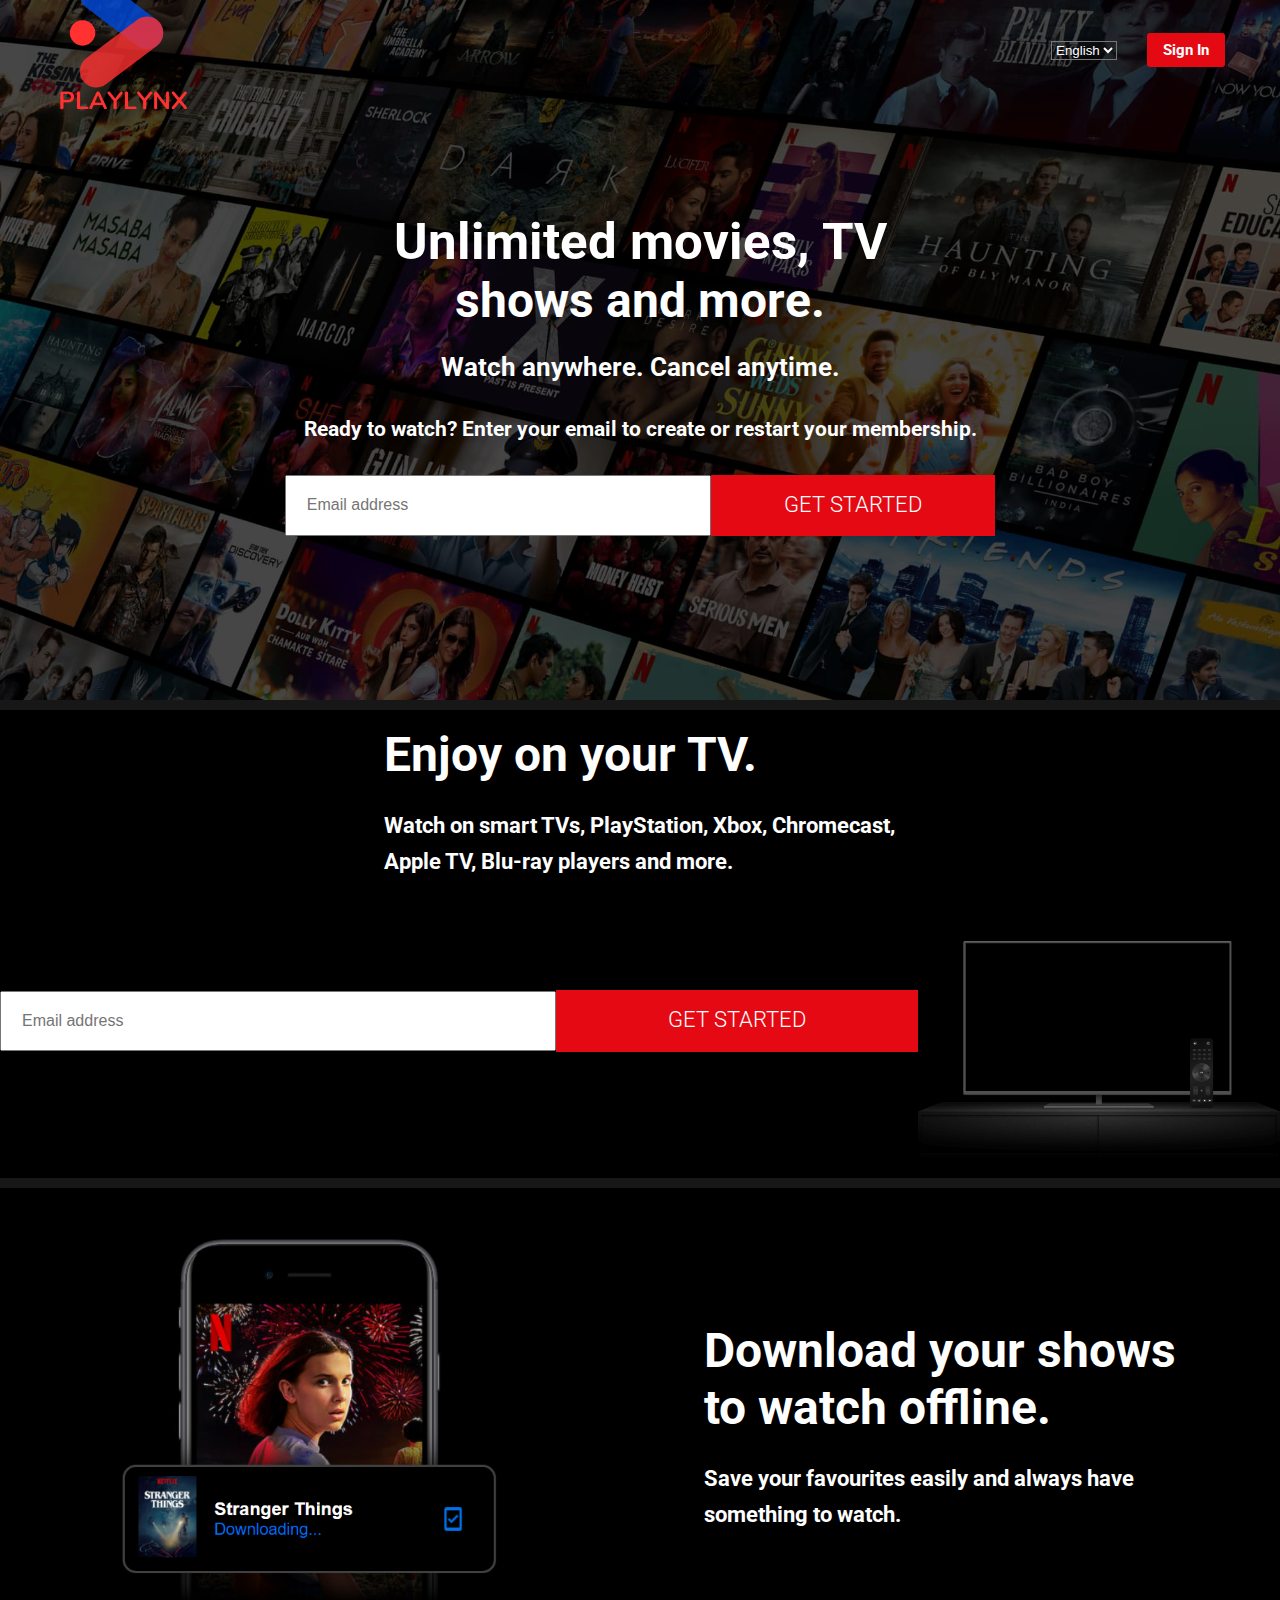
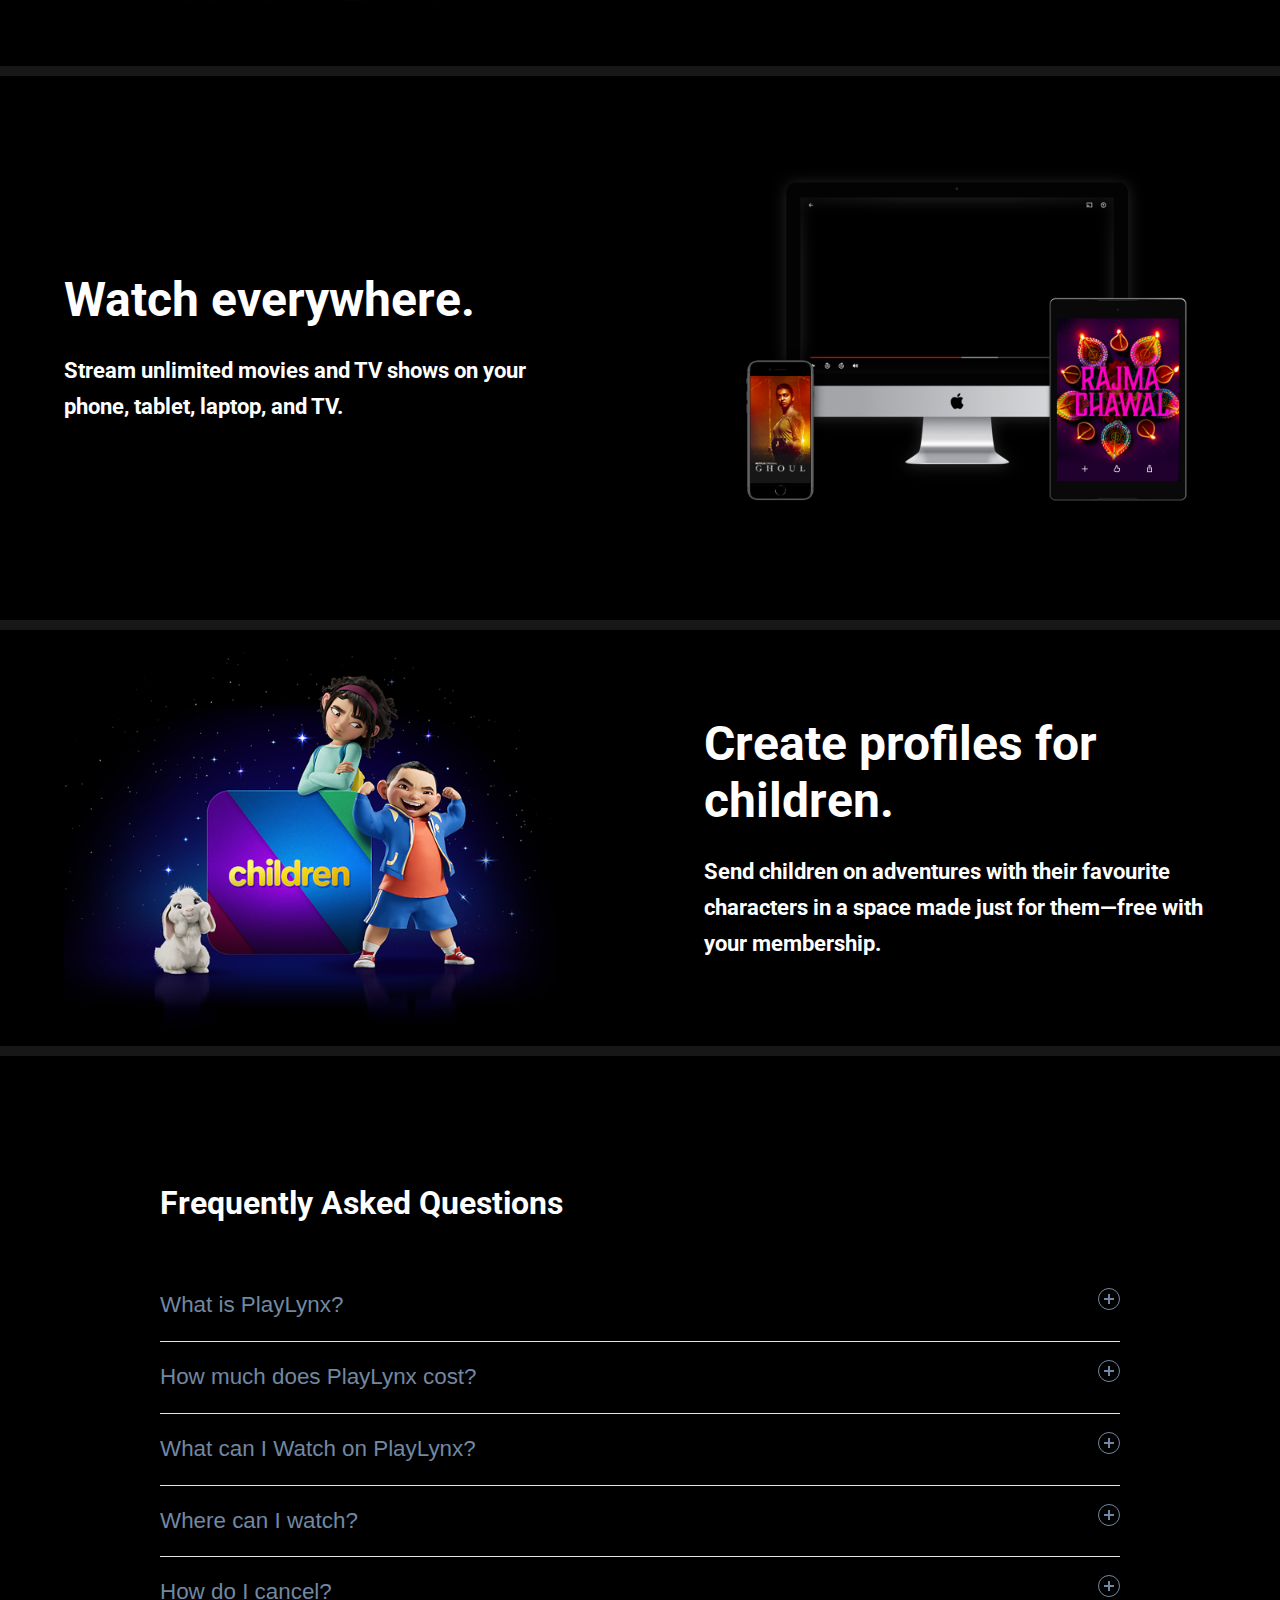
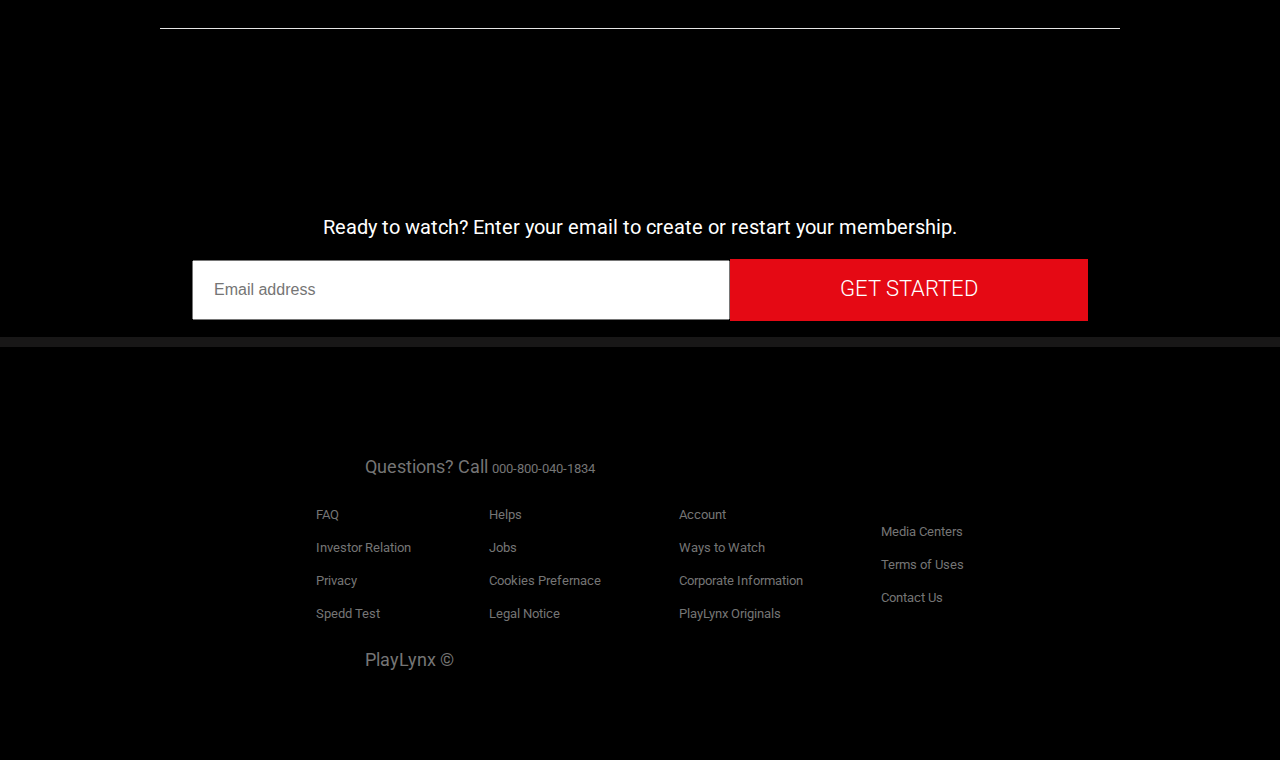
<file: index.html>
<!DOCTYPE html>
<html lang="en">
  <head>
    <meta charset="UTF-8" />
    <meta name="viewport" content="width=device-width, initial-scale=1.0" />
    <title>PLAYLYNX</title>
    <link rel="stylesheet" href="css/style.css" />
    <link rel="shortcut icon" href="assets/6.png" type="image/x-icon" />

    <link
      rel="stylesheet"
      href="https://pro.fontawesome.com/releases/v5.10.0/css/all.css"
    />
    <link
      rel="stylesheet"
      href="https://cdnjs.cloudflare.com/ajax/libs/font-awesome/4.7.0/css/font-awesome.min.css"
    />
  </head>

  <body>
    <header>
     <span></span>
    <div class="container">
      <nav class="navbar navbar-expand-lg navbar-dark fixed-top">
        <div class="logo flex">
          <a href="./index.html">
            <img
              src="./assets/8.png"
              alt="netflix-logo"
          /></a>
        </div>
        <div class="signin flex">
            <select class="lang-select" name="lang" id="lang">
              <option value="english">English</option>

            </select>
          <a href="./signin.html" id="sign-in-btn" class="btn">Sign In</a>
        </div>
      </nav>
      <div class="arrow-btn" id="myDIV">
        <a href="#"><span class="fas fa-angle-up"></span></a>
      </div>
      <div class="main-text flex">
        <div class="sec-1">
          <h1 id="main-text-h1">Unlimited movies, TV</h1>
          <h2 id="main-text-h2">shows and more.</h2>
          <h4 id="main-text-h4">Watch anywhere. Cancel anytime.</h4>
          <h5 id="main-text-h5">
            Ready to watch? Enter your email to create or restart your
            membership.
          </h5>
        </div>
        <div class="email-input flex">
          <input type="email" placeholder="Email address" /><a
            href=""
            class="btn"
            id="email-btn"
            >Get started</a
          >
        </div>
      </div>
    </div>
    <section class="sec-2 flex">
      <div class="enjoy-text flex">
        <h1 id="sec-2-h1">Enjoy on your TV.</h1>
        <h4 id="sec-2-h4">
          Watch on smart TVs, PlayStation, Xbox, Chromecast, Apple TV, Blu-ray
          players and more.
        </h4>
      </div>
      <div class="email-input flex">
        <input type="email" placeholder="Email address" /><a href="signup.html" class="btn">Get started</a>
      <div class="img" style="width: 40%">
        <img src="assets/tv.png" alt="" />
      </div>
      <video auotplay playsinline mute loop>
        <source
          src="https://assets.nflxext.com/ffe/siteui/acquisition/ourStory/fuji/desktop/video-tv-in-0819.m4v"
          type="video/mp4"
        />
      </video>
    </section>
    <section class="sec-3 flex">
      <div class="download-text flex">
        <h1 id="sec-3-h1">Download your shows to watch offline.</h1>
        <h4 id="sec-3-h4"">Save your favourites easily and always have something to watch.</h4>
      </div>
      <div class="img flex">
        <img src="assets/Capture123.PNG" alt="" />
      </div>
    </section>

    <section class="sec-3 flex sec-4">
      <div class="download-text flex">
        <h1 id="sec-4-h1">Watch everywhere.</h1>
        <h4 id="sec-4-h4">
          Stream unlimited movies and TV shows on your phone, tablet, laptop,
          and TV.
        </h4>
      </div>
      <div class="img flex">
        <img src="assets/device-pile-in.png" alt="" />
      </div>
      <video auotplay playsinline mute loop>
        <source
          src="https://assets.nflxext.com/ffe/siteui/acquisition/ourStory/fuji/desktop/video-devices-in.m4v"
          type="video/mp4"
        />
      </video>
    </section>
    <section class="sec-3 flex">
      <div class="download-text flex">
        <h1 id="download-text-h1">Create profiles for children.</h1>
        <h4 id="download-text-h4"> 
          Send children on adventures with their favourite characters in a space
          made just for them—free with your membership.
        </h4>
      </div>
      <div class="img flex">
        <img src="assets/children.png" alt="" />
      </div>
    </section>

    <section class="sec-5">
      <div class="container1">
        <h1 id="sec-5-h1">Frequently Asked Questions</h1>
        <div class="accordion">
          <div class="accordion-item">
            <button id="accordion-button-1" aria-expanded="false">
              <span id="sec-5-span-1" class="accordion-title">What is PlayLynx?</span>
              <span class="icon" aria-hidden="true"></span>
            </button>
            <div class="accordion-content">
              <p id="sec-5-p-1">
                PlayLynx is a streaming service that offers a wide variety of
                award-winning TV shows, movies, anime, documentaries and more –
                on thousands of internet-connected devices.<br />

                You can watch as much as you want, whenever you want, without a
                single ad – all for free. There's always
                something new to discover, and new TV shows and movies are added
                every week!
              </p>
            </div>
          </div>
          <div class="accordion-item">
            <button id="accordion-button-2" aria-expanded="false">
              <span id="sec-5-span-2"class="accordion-title">How much does PlayLynx cost?</span>
              <span class="icon" aria-hidden="true"></span>
            </button>
            <div class="accordion-content">
              <p id="sec-5-p-2"> 
                Watch PlayLynx on your smartphone, tablet, Smart TV, laptop, or
                streaming device, all for free. 
              </p>
            </div>
          </div>
          <div class="accordion-item">
            <button id="accordion-button-3" aria-expanded="false">
              <span id="sec-5-span-3" class="accordion-title">What can I Watch on PlayLynx?</span>
              <span class="icon" aria-hidden="true"></span>
            </button>
            <div class="accordion-content">
              <p id="sec-5-p-3">
                PlayLynx has an extensive library of feature films,
                documentaries,TV, shows, anime, award-winning PlayLynx originals,
                and more. Watch as much as you want, anytime you want.
              </p>
            </div>
          </div>
          <div class="accordion-item">
            <button id="accordion-button-4" aria-expanded="false">
              <span id="sec-5-span-4" class="accordion-title">Where can I watch?</span>
              <span class="icon" aria-hidden="true"></span>
            </button>
            <div class="accordion-content">
              <p id="sec-5-p-4">
                Watch anywhere, anytime, on an unlimited number of devices. Sign
                in with your PlayLynx account to watch instantly on the web at
                netflix.com from your personal computer or on any
                internet-connected device that offers the PlayLynx app, including
                smart TVs, smartphones, tablets, streaming media players and
                game consoles. You can also download your favourite shows with
                the iOS, Android, or Windows 10 app. Use downloads to watch
                while you're on the go and without an internet connection. Take
                PlayLynx with you anywhere.
              </p>
            </div>
          </div>
          <div class="accordion-item">
            <button id="accordion-button-5" aria-expanded="false">
              <span id="sec-5-span-5" class="accordion-title">How do I cancel?</span>
              <span class="icon" aria-hidden="true"></span>
            </button>
            <div class="accordion-content">
              <p id="sec-5-p-5">
                PlayLynx is flexible. There are no annoying contracts and no
                commitments. You can easily cancel your account online in two
                clicks. There are no cancellation fees – start or stop your
                account anytime.
              </p>
            </div>
          </div>
        </div>
      </div>
      <div class="text flex">
        <p id="text-p1" style="font-size: 20px">
          Ready to watch? Enter your email to create or restart your membership.
        </p>
        <div class="email-input flex">
          <input type="email" placeholder="Email address" /><a
            href="/signUp.html"
            class="btn"
            id="email-btn-2"
            >Get started</a
          >
        </div>
      </div>
    </section>

    <footer class="flex">
      <div class="div flex">
        <p id="footer-p">Questions? Call <a href="tel:tel:000-8">000-800-040-1834</a></p>
      </div>
      <div class="all-items flex">
        <div class="ul-1 flex">
          <ul>
            <li><a id="ul-1-a1" href="#faqs">FAQ</a></li>
            <li><a id="ul-1-a2" href="">Investor Relation</a></li>
            <li><a id="ul-1-a3" href="">Privacy</a></li>
            <li><a id="ul-1-a4" href="">Spedd Test</a></li>
          </ul>
          <ul>
            <li><a id="ul-1-a5" href="">Helps</a></li>
            <li><a id="ul-1-a6" href="">Jobs</a></li>
            <li><a id="ul-1-a7" href="">Cookies Prefernace</a></li>
            <li><a id="ul-1-a8"">Legal Notice</a></li>
          </ul>
        </div>
        <div class="ul-2 flex">
          <ul>
            <li><a id="ul-2-a1" href="">Account</a></li>
            <li><a id="ul-2-a2" href="">Ways to Watch</a></li>
            <li><a id="ul-2-a3" href="">Corporate Information</a></li>
            <li><a id="ul-2-a4" href="">PlayLynx Originals</a></li>
          </ul>
          <ul>
            <li><a id="ul-2-a5" href="">Media Centers</a></li>
            <li><a id="ul-2-a6" href="">Terms of Uses</a></li>
            <li><a id="ul-2-a7" href="">Contact Us</a></li>
          </ul>
        </div>
      </div>
      <div class="india flex">
        <p id="india">PlayLynx &copy;</p>
      </div>
    </footer>
    <script src="js/index.js"></script>
    <script src="js/localization.js"></script>
  </body>
</html>
</file>
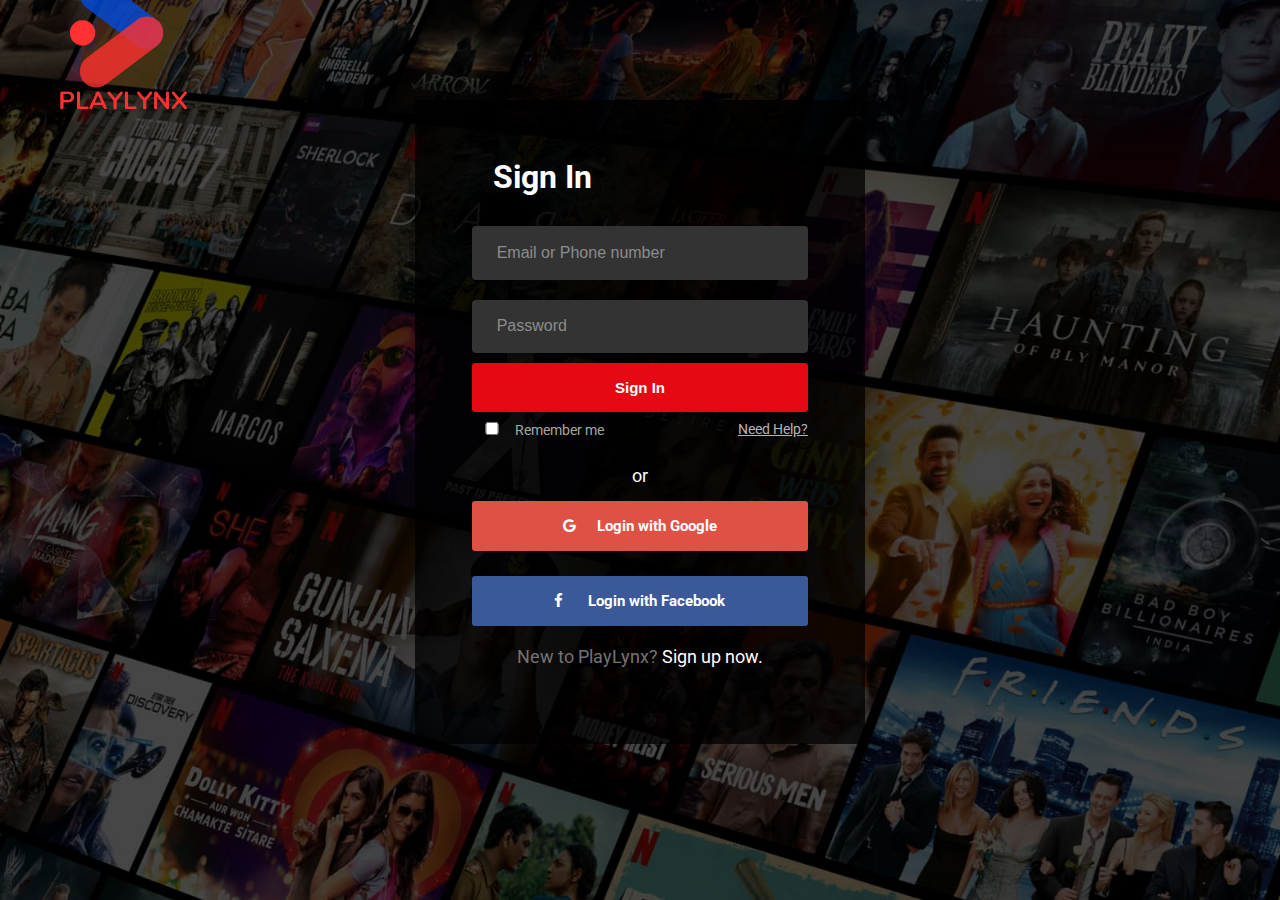
<file: signin.html>
<!DOCTYPE html>
<html lang="en">

<head>
  <meta charset="UTF-8" />
  <meta name="viewport" content="width=device-width, initial-scale=1.0" />
  <title>PlayLynx</title>
  <link rel="stylesheet" href="css/style.css" />
  <link rel="shortcut icon" href="assets/6.png" type="image/x-icon" />
  <link rel="stylesheet" href="https://pro.fontawesome.com/releases/v5.10.0/css/all.css" />
  <link rel="stylesheet" href="https://use.fontawesome.com/releases/v5.12.1/css/all.css" crossorigin="anonymous">
  <link rel="stylesheet" href="https://cdnjs.cloudflare.com/ajax/libs/font-awesome/4.7.0/css/font-awesome.min.css">
  <style>
    @media (max-width: 718px) {
      .container {
        background-image: none;
        background: black;
      }
    }
  </style>
</head>

<body>
  <div class="container" style="height: 100vh; color: #fff">
    <nav class="navbar">
      <div class="logo flex">
        <a href="./index.html"><img src="./assets/8.png"
            alt="netflix-logo" /></a>
      </div>
      <div class="signup flex"></div>
    </nav>

    <div class="from flex">
      <form action="./gallery.html" class="flex">
        <h1>Sign In</h1>
        <input type="email" name="email" placeholder="Email or Phone number" />
        <input type="password" name="password" placeholder="Password" />

        <button  class="btn">Sign In</button>
        <div class="else flex">
          <div class="in">
            <input type="checkbox" name="" id="check" style="width: 20px" />
            <span>Remember me</span>
          </div>
          <div class="help">
            <a href="#">Need Help?</a>
          </div>


        </div>

        <p>or</p>

        <div class="social-login">
          <div class="social-1">
            <a href="#" class="fb btn">
              <i class="fa fa-google fa-fw"></i> Login with Google
            </a>
          </div>

          <div class="social-inside social-2">
            <a href="#" class="fb btn ">
              <i class="fa fa-facebook fa-fw"></i> Login with Facebook
            </a>
          


          </div>
          <!-- <div class="sign-up-div"> -->
          <p class="sign-up-para">New to PlayLynx? <a class="signup-link" href="index.html">Sign up now.</a></p>
          <!-- </div> -->

      </form>

    </div>
  </div>
</body>

</html>
</file>
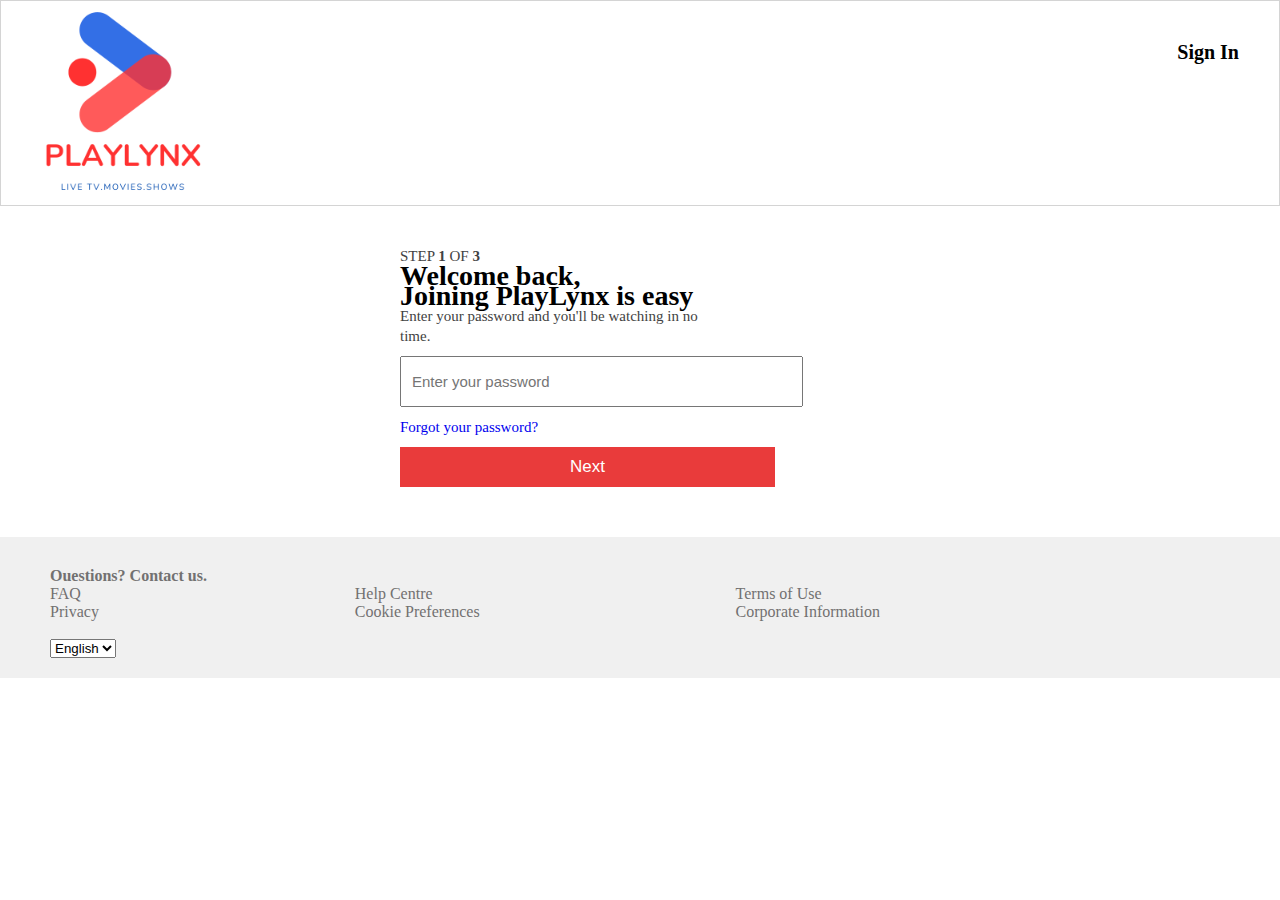
<file: signUp.html>
<!DOCTYPE html>
<html lang="en">

<head>
    <meta charset="UTF-8">
    <meta http-equiv="X-UA-Compatible" content="IE=edge">
    <meta name="viewport" content="width=device-width, initial-scale=1.0">
    <title>PlayLynx | Sign up</title>
    <!-- <link rel="stylesheet" href="css/style.css" /> -->
    <link rel="shortcut icon" href="assets/6.png" type="image/x-icon" />
    <!-- CSS only -->
    <link href="https://cdn.jsdelivr.net/npm/bootstrap@5.1.1/dist/css/bootstrap.min.css" rel="stylesheet"
        integrity="sha384-F3w7mX95PdgyTmZZMECAngseQB83DfGTowi0iMjiWaeVhAn4FJkqJByhZMI3AhiU" crossorigin="anonymous">
    <link rel="stylesheet" href="https://pro.fontawesome.com/releases/v5.10.0/css/all.css" />
    <link rel="stylesheet" href="https://use.fontawesome.com/releases/v5.12.1/css/all.css" crossorigin="anonymous">
    <link rel="stylesheet" href="https://cdnjs.cloudflare.com/ajax/libs/font-awesome/4.7.0/css/font-awesome.min.css">
    <style>
        * {
            margin: 0px;
            padding: 0px;
        }

        nav {
            border: .5px solid rgba(128, 128, 128, 0.336);
        }

        nav .navLogo {
            display: flex;
            justify-content: space-between;
        }

        nav .navLogo img {
            width: 200px;
            padding-left: 20px;
        }

        nav .navLogo #sign {
            padding-right: 40px;
            padding-top: 40px;
        }

        nav .navLogo #sign a {
            color: black;
            text-decoration: none;
            font-size: 20px;
            font-weight: bold;
        }

        .main {
            padding: 40px 100px 40px 400px;
            line-height: 20px;
            font-size: 15px;
        }

        .main p h1 {
            font-size: 17px;
            color: rgb(66, 66, 66);
        }

        .main p {
            /* line-height: 20px; */
            color: rgb(66, 66, 66);
        }

        .main a {
            font-size: 15px;
            text-decoration: none;
        }

        .main input {
            font-size: 15px;
            text-align: left;
            padding: 15px 190px 15px 10px;
            margin: 10px 0px 10px 0px;
        }

        .main #button button {
            font-size: 17px;
            padding: 10px 170px 10px 170px;
            margin: 10px 0px 10px 0px;
            background-color: rgb(233, 59, 59);
            border: none;
            color: white;
        }

        .main a:hover {
            text-decoration: underline;
        }

        .main #button button:hover {
            background-color: rgb(252, 0, 0);
            cursor: pointer;
        }

        footer {
            background-color: rgb(240, 240, 240);
            padding: 30px 0px 20px 50px;
        }

        footer .main-footer {
            display: flex;
            justify-content: space-between;
            padding-right: 400px;
        }

        footer h4 {
            color: rgb(114, 113, 113);
        }

        footer .main-footer a {
            text-decoration: none;
            color: rgb(114, 113, 113);
        }

        footer #language {
            padding-right: 1100px;
        }

        nav .navLogo #sign:hover {
            text-decoration: underline;
        }

        @media (max-width: 718px) {
            .main {
                padding: 40px 100px 40px 100px;
            }

            footer .main-footer {
                padding-right: 30px;
            }

            footer #language {
                padding-right: 400px;
            }
        }
    </style>
</head>

<body>
    <nav>
        <div class="navLogo">
            <div>
                <img src="./assets/4.png" alt="">
            </div>
            <div id="sign">
                <a href="signin.html">Sign In</a>
            </div>
        </div>
    </nav>

    <section>
        <div class="main">
            <p>STEP <b>1</b> OF <b>3</b></p>
            <p><b>
                    <h1 style="font-size: 28px;">Welcome back,<br>Joining PlayLynx is easy</h1>
                </b></p>
            <p>Enter your password and you'll be watching in no <br>time.</p>
            <input type="password" name="password" id="password" placeholder="Enter your password">
            <br>
            <a href="#">Forgot your password?</a>
            <br>
            <a id="button" href="#"><button>Next</button></a>
        </div>
    </section>

    <footer>
        <h4>Ouestions? Contact us.</h4>
        <div class="main-footer">
            <div>
                <a href="#">FAQ</a>
                <br>
                <a href="#">Privacy</a>
            </div>
            <div>
                <a href="#">Help Centre</a>
                <br>
                <a href="#">Cookie Preferences</a>
            </div>
            <div>
                <a href="#">Terms of Use</a>
                <br>
                <a href="#">Corporate Information</a>
            </div>
        </div>
        <br>
        <div id="language">
            <select class="form-select" id="select">
                <option selected>English</option>
            </select>
        </div>
    </footer>

    <!-- JavaScript Bundle with Popper -->
    <script src="https://cdn.jsdelivr.net/npm/bootstrap@5.1.1/dist/js/bootstrap.bundle.min.js"
        integrity="sha384-/bQdsTh/da6pkI1MST/rWKFNjaCP5gBSY4sEBT38Q/9RBh9AH40zEOg7Hlq2THRZ"
        crossorigin="anonymous"></script>
</body>

</html>
</file>
<file: css/style.css>
@import url("https://fonts.googleapis.com/css2?family=Roboto&display=swap");
* {
  padding: 0;
  margin: 0;
  box-sizing: border-box;
}
html {
  scroll-behavior: smooth;
}
body {
  font-family: "Roboto", sans-serif;
  background: #181717;
}
.flex {
  display: flex;
  align-items: center;
  justify-content: center;
}
.container {
  background: rgba(0, 0, 0, 0.637) url(../assets/netflex-bg.jpg);
  height: 700px;
  width: 100%;
  background-blend-mode: screen;
  background-position: center;
  background-size: cover;
  background-blend-mode: darken;
}
.navbar {
  display: flex;
  padding: 1rem 0;
  height: 100px;
}
.signin {
  justify-content: flex-end;
  margin-right: 55px;
  width: 50%;
}
.logo {
  width: 50%;
  justify-content: flex-start;
  padding: 0 3rem;
}

.btn {
  background: #e50914;
  color: #fff;
  font-size: 15px;
  font-weight: 700;
  padding: 0.5rem 1rem;
  text-decoration: none;
  justify-self: flex-end;
  text-align: center;
  border-radius: 3px;
  cursor: pointer;
}
.navbar img {
  width: 150px;
  height: 76%;
}
.main-text {
  width: 60%;
  margin: auto;
  color: #fff;
  padding: 1.8rem;
  flex-direction: column;
  margin-top: 3rem;
}
.sec-1 {
  text-align: center;
  font-size: 1.6rem;
  padding: 2rem 0;
  line-height: 1.3;
}
.sec-1 h2 {
  font-size: 3rem;
  line-height: 1.1;
}
.sec-1 h4 {
  margin-top: 1.4rem;
}
.sec-1 h5 {
  margin-top: 2rem;
  font-size: 1.3rem;
}
.email-input {
  width: 100%;
}
.email-input input {
  width: 60%;
  padding: 1.3rem 20px;
}
.email-input input::placeholder {
  font-size: 16px;
}
.email-input .btn {
  width: 40% !important;
  border-radius: 0;
  display: inline-block;
  padding: 1rem 0;
  padding-bottom: 1.2rem;
  font-size: 1.4rem;
  text-transform: uppercase;
  font-weight: 302;
  text-align: center;
}
.sec-2 {
  background: black;
  margin-top: 10px;
  width: 100%;
  flex-wrap: wrap;
}
.sec-2 .enjoy-text,
.sec-3 .download-text {
  width: 50%;
  color: #fff;
  flex-direction: column;
}
.enjoy-text h1,
.enjoy-text h4 {
  font-size: 3rem;
  width: 80%;
}
.download-text h1,
.download-text h4 {
  font-size: 3rem;
  width: 80%;
}
.enjoy-text h4,
.download-text h4 {
  font-size: 1.4rem;
  line-height: 1.6;
  margin-top: 25px;
}
.sec-2 .img,
.sec-3 .img {
  width: 50%;
}
.sec-2 img {
  position: relative;
  width: 100%;
  height: 100%;
  z-index: 1;
  margin-top:2%;
}
.sec-2 video {
  width: 30%;
  position: absolute;
  right: 10%;
  z-index: 0;
}
.sec-3 .img img {
  width: 80%;
  height: 80%;
  position: relative;
  z-index: 1;
}
.sec-3,
.sec-4 {
  width: 100%;
  margin-top: 10px;
  background: black;
  flex-direction: row-reverse;
}
.sec-3 video {
  width: 25%;
  position: absolute;
  right: 13%;
  z-index: 0;
  margin-top:-6%;
}
.sec-4 {
  flex-direction: row;
  color: #fff;
}
.sec-4 .img {
  padding: 5% 0;
}
section {
  padding: 1rem 0;
}
/*FAQ section*/
.sec-5 {
  width: 100%;
  background: black;
  margin-top: 10px;
  color: white;
}
.sec-5 h1 {
  padding-top: 5%;
  padding-bottom: 5%;
}
.container1 {
  margin: auto;
  padding: 4rem;
  max-width: 68rem;
}

.accordion .accordion-item {
  border-bottom: 1px solid #e5e5e5;
}

.accordion .accordion-item button[aria-expanded="true"] {
  border-bottom: 1px solid #03b5d2;
}

.accordion button {
  position: relative;
  display: block;
  text-align: left;
  width: 100%;
  padding: 1em 0;
  color: #7288a2;
  font-size: 1.4rem;
  font-weight: 400;
  border: none;
  background: none;
  outline: none;
}

.accordion button:hover,
.accordion button:focus {
  cursor: pointer;
  color: #03b5d2;
}

.accordion button:hover::after,
.accordion button:focus::after {
  cursor: pointer;
  color: #03b5d2;
  border: 1px solid #03b5d2;
}

.accordion button .accordion-title {
  padding: 1em 1.5em 1em 0;
}

.accordion button .icon {
  display: inline-block;
  position: absolute;
  top: 18px;
  right: 0;
  width: 22px;
  height: 22px;
  border: 1px solid;
  border-radius: 22px;
}

.accordion button .icon::before {
  display: block;
  position: absolute;
  content: "";
  top: 9px;
  left: 5px;
  width: 10px;
  height: 2px;
  background: currentColor;
}
.accordion button .icon::after {
  display: block;
  position: absolute;
  content: "";
  top: 5px;
  left: 9px;
  width: 2px;
  height: 10px;
  background: currentColor;
}

.accordion button[aria-expanded="true"] {
  color: #03b5d2;
}
.accordion button[aria-expanded="true"] .icon::after {
  width: 0;
}
.accordion button[aria-expanded="true"] + .accordion-content {
  opacity: 1;
  max-height: 50em;
  transition: all 200ms linear;
  will-change: opacity, max-height;
}
.accordion .accordion-content {
  width: 100%;
  line-height: 2.2rem;
  opacity: 0;
  max-height: 0;
  overflow: hidden;
  transition: opacity 200ms linear, max-height 200ms linear;
  will-change: opacity, max-height;
}
.accordion .accordion-content p {
  font-size: 1.4rem;
  padding-bottom: 1rem;
  font-weight: 500;
  margin: 2rem 0rem;
}

.text {
  flex-direction: column;
  margin-top: 8%;
  width: 100%;
  text-align: center;
}
.text .email-input {
  width: 70%;
  margin-top: 20px;
}
footer {
  margin-top: 10px;
  background: black;
  padding: 7% 7%;
  color: #757575;
  flex-direction: column;
}
footer .div {
  margin-bottom: 20px;
  width: 100%;
}
.div p {
  padding-left: 25%;
  flex-wrap: wrap;
  width: 100%;
}

.all-items {
  align-items: flex-start !important;
}
footer ul {
  list-style: none;
  margin: 0 2rem;
}
footer ul li {
  padding: 7px;
}
footer a {
  text-decoration: none;
  color: #757575;
  font-size: 13px;
}
footer a:hover {
  border-bottom: 1px solid #757575;
}
.india {
  padding-left: 20%;
  width: 90%;
  align-items: flex-start !important;
}
.india p {
  width: 100%;
}

/* login page */

.from {
  width: 450px;
  margin: auto;
  background: rgba(0, 0, 0, 0.75);
  padding: 3%;
  padding-bottom: 6%;
}
.from form {
  width: 100%;
  flex-direction: column;
}
.from input {
  background: #333;
  width: 90%;
  padding: 1.2rem 0.6rem;
  border-radius: 4px;
  margin: 10px;
  outline: none;
  border: none;
}
.from input::placeholder {
  font-size: 16px;
  color: #8c8c8c;
  padding-left: 15px;
}
.from h1 {
  padding: 20px 0;
  align-self: flex-start;
  padding-left: 40px;
}
.from .btn {
  border: none;
  width: 90%;
  margin-top: 30px;
  padding: 1rem 0;
  display: block;
  margin: auto;
}
.else {
  width: 90%;
  font-size: 14px;
  color: rgb(167, 167, 167);
}
.else .in {
  width: 50%;
  text-align: start;
}
.in input {
  background: #737373 !important;
}
.help {
  width: 50%;
  text-align: end;
  cursor: pointer;
}

.help a {
  cursor: pointer;
  color: #b3b3b3;
}
p {
  margin-top: 20px;
  font-size: large;
}

i {
  padding-right: 30px;
}

.social-login {
  width: 100%;
  margin-top: 4%;
}

.social-1 .btn {
  background: #de5246;
}

.social-2 .btn {
  background: #3b5998;
}

.social-3 .btn {
  background: #00acee;
}

.social-inside {
  margin-top: 25px;
}

@media (max-width: 916px) {
  .container {
    height: auto;
  }
  .main-text {
    width: 70%;
  }
  .sec-2,
  .sec-3 {
    flex-direction: column;
  }
  .sec-2 .enjoy-text,
  .sec-3 .download-text {
    width: 100%;
  }
  .enjoy-text h1,
  .enjoy-text h4 {
    width: 90%;
    text-align: center;
    padding-top: 3rem;
  }
  .download-text h1,
  .download-text h4 {
    width: 90%;
    text-align: center;
    padding-top: 3rem;
  }
  .enjoy-text h4,
  .download-text h4 {
    padding-top: 0;
    margin-top: 15px;
  }
  .sec-2 .img {
    width: 100%;
    display: flex;
    align-items: center;
    justify-content: center;
  }
  .sec-2 .img img {
    width: 70%;
    height: 70%;
  }
  .sec-3 .img img {
    width: 100%;
    height: 100%;
  }
}
@media (max-width: 718px) {
  .from {
    width: 100%;
    background: black;
  }
  .from input {
    width: 95%;
  }
  .from .btn {
    width: 95%;
  }
  .from h1 {
    padding-left: 20px;
  }
  .else {
    width: 95%;
  }
}
@media (max-width: 247px) and (min-width: 200px) {
  html {
    font-size: 20%;
  }
}
@media (max-width: 200px) and (min-width: 55px) {
  html {
    font-size: 5%;
  }
}
@media (max-width: 525px) {
  .main-text {
    width: 100%;
  }
  .email-input {
    flex-direction: column;
  }
  .email-input input {
    width: 90%;
  }
  .email-input .btn {
    display: block;
    margin-top: 10px;
    font-size: 1rem;
  }
  .questions {
    width: 90%;
  }
  .ul-1,
  .ul-2 {
    flex-direction: column;
  }
  html {
    font-size: 70.25%;
  }
  .all-items {
    text-align: justify;
  }
  .ul-1,
  .ul-2 {
    align-items: flex-start !important;
  }
  .navbar img {
    width: 100px;
    height: 30px;
  }
  .logo {
    padding: 0 1rem;
  }
  .signin {
    margin-right: 22px;
  }
}

/*Scroller css*/
.arrow-btn {
  position: fixed;
  bottom: 30px;
  right: 30px;
  z-index: 9;
  display: none;
}

.arrow-btn a {
  height: 50px;
  width: 45px;
  text-align: center;
  background-color: #f2f2f2;
  display: block;
  border-radius: 35px;
  cursor: pointer;
}
.arrow-btn a span {
  color: black;
  line-height: 50px;
  font-size: 25px;
}

.signup-link{
  display: inline;
  text-decoration: none;
  color: #fff;
}

.sign-up-para{
  text-align: center;
  color:#737373;
}

.lang-select{
   margin: 0px 30px;
   background: transparent;
   color: white;
 }

/* .sign-up-div{
  margin-top: 2%;
} */
</file>
